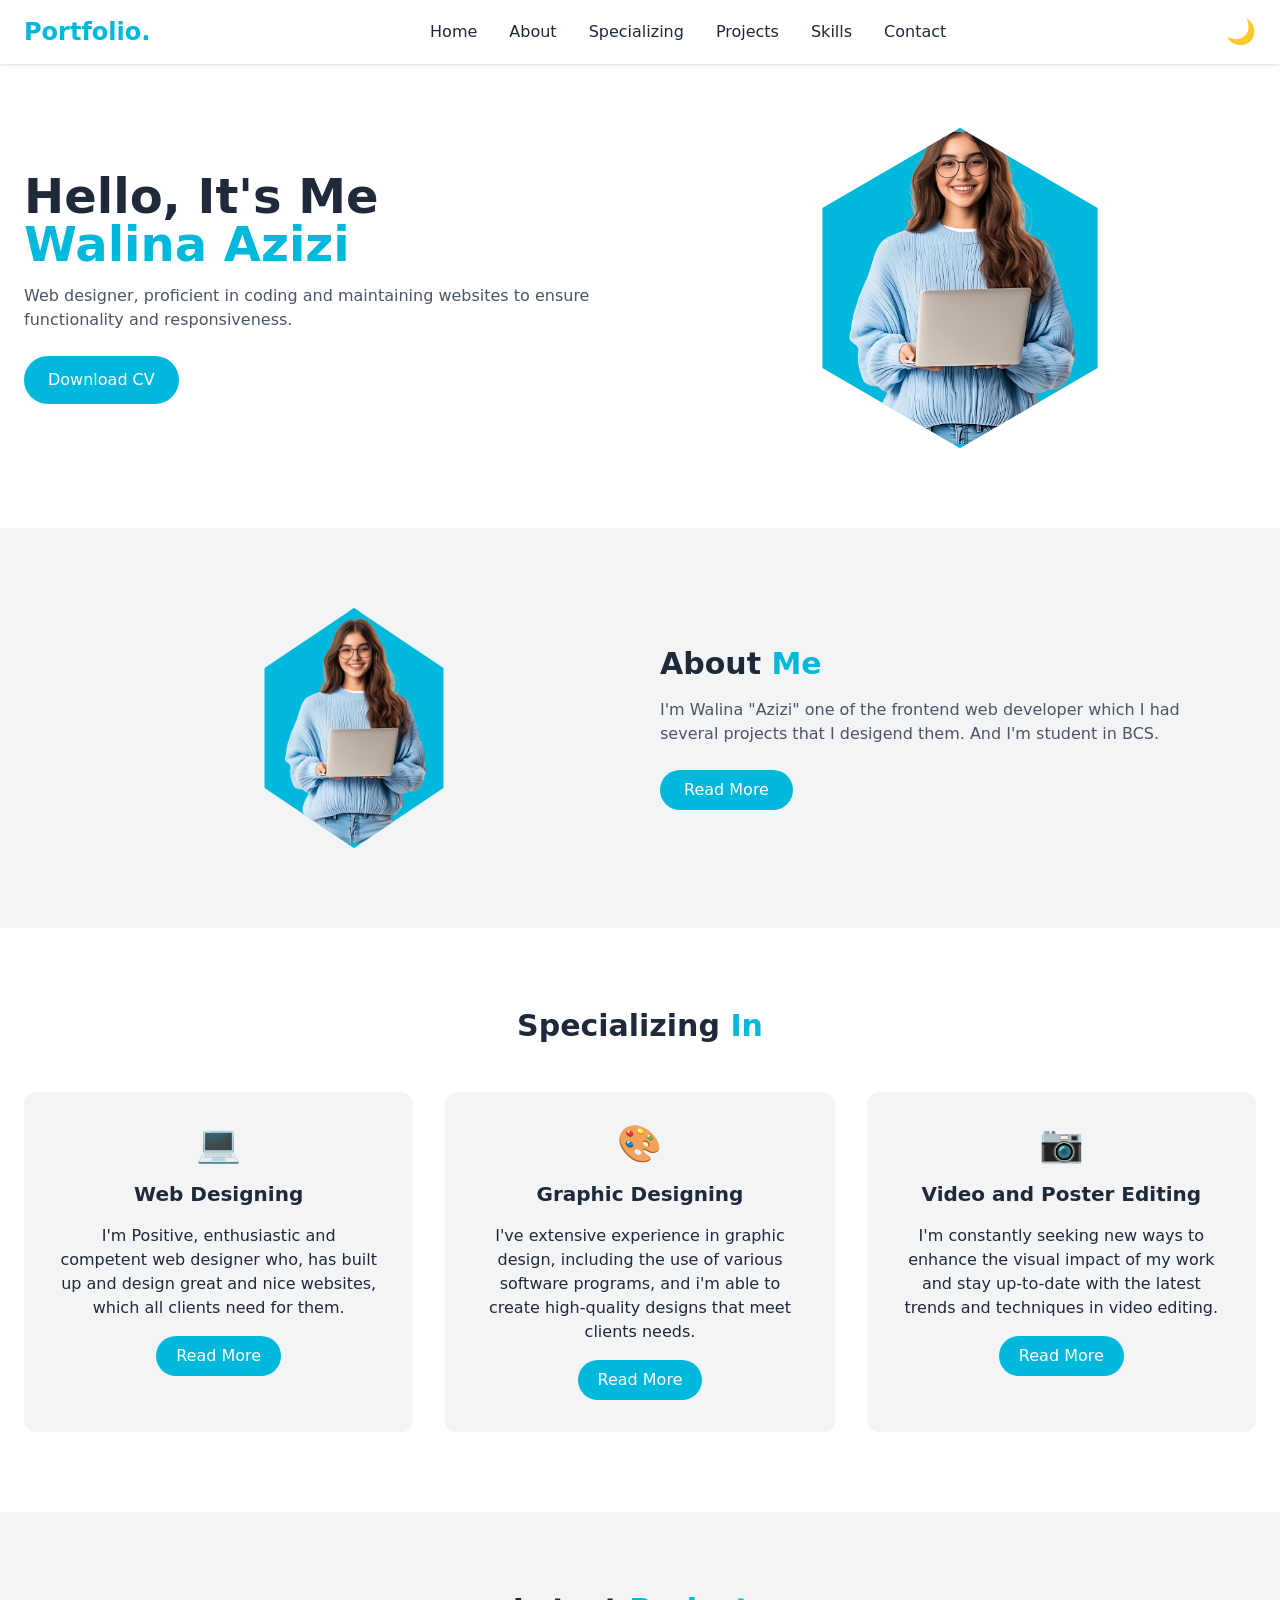
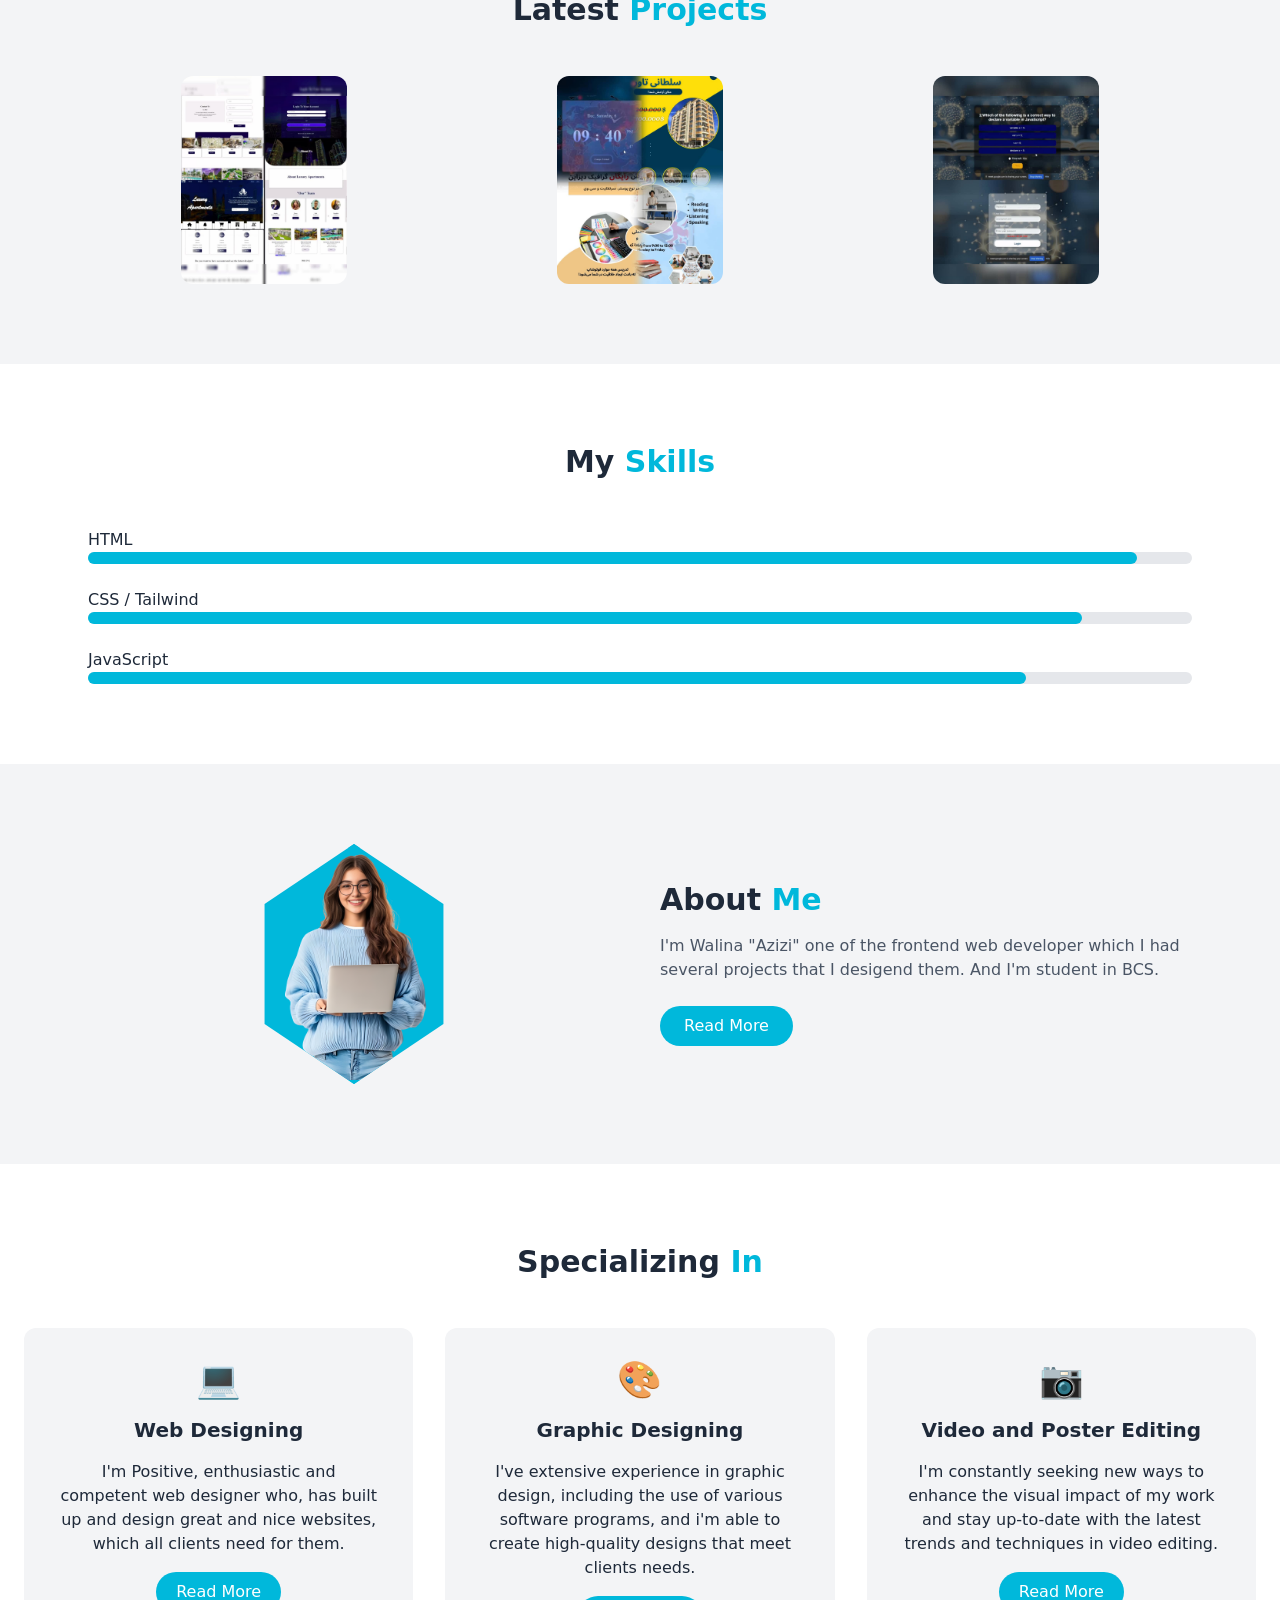
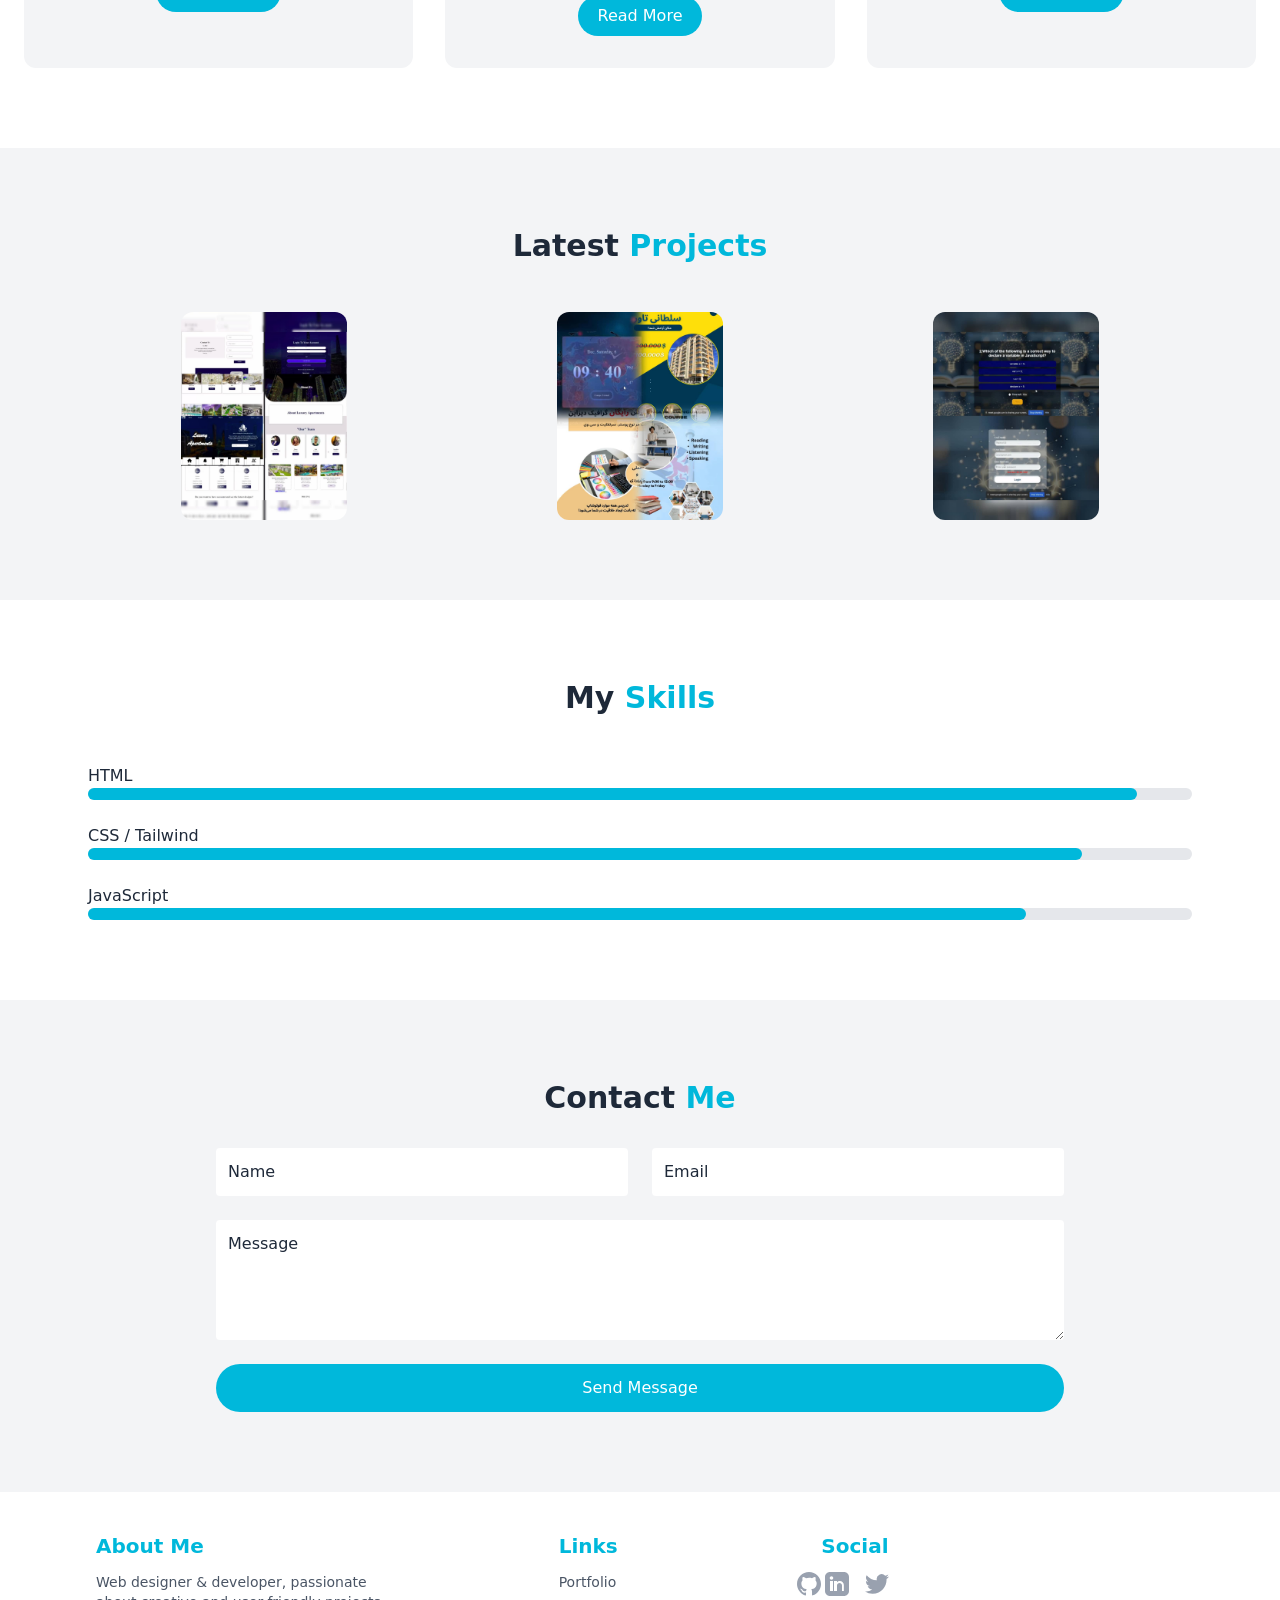
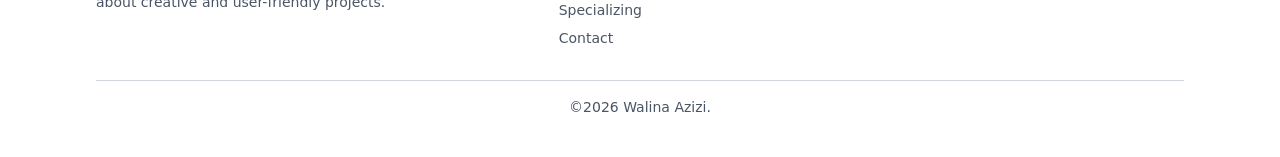
<file: index.html>
<!DOCTYPE html>
<html lang="en">
<head>
<meta charset="UTF-8">
<meta name="viewport" content="width=device-width, initial-scale=1.0">
<title>Walina Azizi Portfolio</title>
<link rel="stylesheet" href="output.css" />
<script>
tailwind.config = { darkMode: 'class' }
</script>

<style>
html { scroll-behavior: smooth; }
/* Hexagon shape using clip-path */

/* Hexagon with sharp top and bottom points */
.hexagon {
  clip-path: polygon(
    50% 0%,    /* top point */
    93% 25%,   /* top-right */
    93% 75%,   /* bottom-right */
    50% 100%,  /* bottom point */
    7% 75%,    /* bottom-left */
    7% 25%     /* top-left */
  );
}

/* Glowing cyan shadow */
.shadow-glow {
  box-shadow: 0 0 20px rgba(14, 165, 233, 0.7), 0 0 40px rgba(14, 165, 233, 0.5);
}

</style>

</head>

<body class="bg-white dark:bg-[#0f172a] text-gray-800 dark:text-white transition duration-500">

<!-- NAVBAR -->
<nav class="fixed w-full bg-white/80 dark:bg-[#0f172a]/90 backdrop-blur z-50 shadow">
<div class="max-w-7xl mx-auto px-6 py-4 flex justify-between items-center">

<h1 class="text-2xl font-bold text-cyan-500">Portfolio.</h1>

<ul class="hidden md:flex gap-8 font-medium">
<li><a href="#home" class="hover:text-cyan-500">Home</a></li>
<li><a href="#about" class="hover:text-cyan-500">About</a></li>
<li><a href="#specializing" class="hover:text-cyan-500">Specializing</a></li>
<li><a href="#projects" class="hover:text-cyan-500">Projects</a></li>
<li><a href="#skills" class="hover:text-cyan-500">Skills</a></li>
<li><a href="#contact" class="hover:text-cyan-500">Contact</a></li>
</ul>

<div class="flex items-center gap-4">
<button onclick="toggleTheme()" id="themeBtn" class="text-2xl">
🌙
</button>

<button onclick="toggleMenu()" class="md:hidden text-2xl">☰</button>
</div>

</div>

<!-- Mobile Menu -->
<div id="mobileMenu" class="hidden md:hidden bg-white dark:bg-[#0f172a] px-6 pb-4">
<a href="#home" class="block py-2">Home</a>
<a href="#about" class="block py-2">About</a>
<a href="#specializing" class="block py-2">Specializing</a>
<a href="#projects" class="block py-2">Projects</a>
<a href="#skills" class="block py-2">Skills</a>
<a href="#contact" class="block py-2">Contact</a>
</div>
</nav>


<!-- HOME -->
<section id="home" class="pt-32 pb-20 max-w-7xl mx-auto px-6 grid md:grid-cols-2 items-center gap-12">

<div class="text-center md:text-left">
<h2 class="text-4xl md:text-5xl font-bold mb-4">
Hello, It's Me <br>
<span class="text-cyan-500">Walina Azizi</span>
</h2>

<p class="mb-6 text-gray-600 dark:text-gray-300">
Web designer, proficient in coding and maintaining websites to ensure functionality and responsiveness.
</p>

<button class="bg-cyan-500 text-white px-6 py-3 rounded-full hover:scale-105 transition">
Download CV
</button>
</div>

<div class="flex justify-center">
<div class="hexagon w-60 h-60 md:w-80 md:h-80 border-4 border-cyan-500 shadow-glow bg-cyan-500 overflow-hidden flex items-center justify-center">
<img src="img9.png" class="w-40 md:w-64 object-cover">
</div>
</div>

</section>
<!-- ABOUT -->
<section id="about" class="bg-gray-100 dark:bg-[#1e293b] py-20">
<div class="max-w-6xl mx-auto px-6 grid md:grid-cols-2 gap-10 items-center">

<div class="flex justify-center">
<div class="hexagon w-52 h-60 border-4 border-cyan-500 bg-cyan-500 overflow-hidden flex items-center justify-center">
<img src="img9.png" class="w-40 object-cover">
</div>
</div>

<div class="text-center md:text-left">
<h3 class="text-3xl font-bold mb-4">
About <span class="text-cyan-500">Me</span>
</h3>
<p class="mb-6 text-gray-600 dark:text-gray-300">
I'm Walina "Azizi" one of the frontend web developer which I had several projects that I desigend them. And I'm student in BCS.
</p>
<button class="bg-cyan-500 text-white px-6 py-2 rounded-full">
Read More
</button>
</div>

</div>
</section>

<!--  Specializing -->
<section id="specializing" class="py-20 max-w-7xl mx-auto px-6">
<h3 class="text-3xl font-bold text-center mb-12">
  Specializing <span class="text-cyan-500">In</span>
</h3>

<div class="grid md:grid-cols-3 gap-8">

<div class="p-8 bg-gray-100 dark:bg-[#1e293b] rounded-xl text-center hover:scale-105 transition">
<div class="text-4xl text-cyan-500 mb-4">💻</div>
<h4 class="font-bold text-xl mb-4">Web Designing</h4>
<p class="mb-4"> I'm Positive, enthusiastic and
  competent web designer who,
  has built up and design great and
  nice websites, which all clients
  need for them.</p>
<button class="bg-cyan-500 text-white px-5 py-2 rounded-full">Read More</button>
</div>

<div class="p-8 bg-gray-100 dark:bg-[#1e293b] rounded-xl text-center hover:scale-105 transition">
<div class="text-4xl text-cyan-500 mb-4">🎨</div>
<h4 class="font-bold text-xl mb-4">Graphic Designing</h4>
<p class="mb-4">I've extensive experience in graphic design, including the use of various
  software programs, and i'm able
  to create high-quality designs
  that meet clients needs.</p>
<button class="bg-cyan-500 text-white px-5 py-2 rounded-full">Read More</button>
</div>

<div class="p-8 bg-gray-100 dark:bg-[#1e293b] rounded-xl text-center hover:scale-105 transition">
<div class="text-4xl text-cyan-500 mb-4">📷</div>
<h4 class="font-bold text-xl mb-4">Video and Poster Editing</h4>
<p class="mb-4">I'm constantly seeking new ways to
  enhance the visual impact
  of my work and stay up-to-date
  with the latest trends and
  techniques in video editing.</p>
<button class="bg-cyan-500 text-white px-5 py-2 rounded-full">Read More</button>
</div>

</div>
</section>


<!-- PROJECTS  -->
<section id="projects" class="py-20 bg-gray-100 dark:bg-[#1e293b]">
<div class="max-w-6xl mx-auto px-6">

<h3 class="text-3xl font-bold text-center mb-12">
Latest <span class="text-cyan-500">Projects</span>
</h3>

<div class="grid sm:grid-cols-2 md:grid-cols-3 gap-6">

<div class="rounded-xl overflow-hidden group relative max-w-xs mx-auto">
<img src="project5.jpeg" class="w-full h-52 object-cover">
<div class="absolute inset-0 bg-cyan-500/80 flex items-center justify-center opacity-0 group-hover:opacity-100 transition">
<button class="bg-white text-black px-4 py-2 rounded-full text-sm">
View
</button>
</div>
</div>

<div class="rounded-xl overflow-hidden group relative max-w-xs mx-auto">
<img src="project2.jpeg" class="w-full h-52 object-cover">
<div class="absolute inset-0 bg-cyan-500/80 flex items-center justify-center opacity-0 group-hover:opacity-100 transition">
<button class="bg-white text-black px-4 py-2 rounded-full text-sm">
View
</button>
</div>
</div>

<div class="rounded-xl overflow-hidden group relative max-w-xs mx-auto">
<img src="project4.jpeg" class="w-full h-52 object-cover">
<div class="absolute inset-0 bg-cyan-500/80 flex items-center justify-center opacity-0 group-hover:opacity-100 transition">
<button class="bg-white text-black px-4 py-2 rounded-full text-sm">
View
</button>
</div>
</div>

</div>
</div>
</section>

<!-- SKILLS  -->
<section id="skills" class="py-20 max-w-6xl mx-auto px-6">
<h3 class="text-3xl font-bold text-center mb-12">
My <span class="text-cyan-500">Skills</span>
</h3>

<div class="space-y-6">
<div>
<p>HTML</p>
<div class="w-full bg-gray-200 dark:bg-gray-700 rounded-full h-3">
<div class="bg-cyan-500 h-3 rounded-full w-[95%]"></div>
</div>
</div>

<div>
<p>CSS / Tailwind</p>
<div class="w-full bg-gray-200 dark:bg-gray-700 rounded-full h-3">
<div class="bg-cyan-500 h-3 rounded-full w-[90%]"></div>
</div>
</div>

<div>
<p>JavaScript</p>
<div class="w-full bg-gray-200 dark:bg-gray-700 rounded-full h-3">
<div class="bg-cyan-500 h-3 rounded-full w-[85%]"></div>
</div>
</div>
</div>
</section>
<!-- ABOUT -->
<section id="about" class="bg-gray-100 dark:bg-[#1e293b] py-20">
<div class="max-w-6xl mx-auto px-6 grid md:grid-cols-2 gap-10 items-center">

<div class="flex justify-center">
<div class="hexagon w-52 h-60 border-4 border-cyan-500 bg-cyan-500 overflow-hidden flex items-center justify-center">
<img src="img9.png" class="w-40 object-cover">
</div>
</div>

<div class="text-center md:text-left">
<h3 class="text-3xl font-bold mb-4">
About <span class="text-cyan-500">Me</span>
</h3>
<p class="mb-6 text-gray-600 dark:text-gray-300">
I'm Walina "Azizi" one of the frontend web developer which I had several projects that I desigend them. And I'm student in BCS.
</p>
<button class="bg-cyan-500 text-white px-6 py-2 rounded-full">
Read More
</button>
</div>

</div>
</section>

<!--  Specializing -->
<section id="specializing" class="py-20 max-w-7xl mx-auto px-6">
<h3 class="text-3xl font-bold text-center mb-12">
  Specializing <span class="text-cyan-500">In</span>
</h3>

<div class="grid md:grid-cols-3 gap-8">

<div class="p-8 bg-gray-100 dark:bg-[#1e293b] rounded-xl text-center hover:scale-105 transition">
<div class="text-4xl text-cyan-500 mb-4">💻</div>
<h4 class="font-bold text-xl mb-4">Web Designing</h4>
<p class="mb-4"> I'm Positive, enthusiastic and
  competent web designer who,
  has built up and design great and
  nice websites, which all clients
  need for them.</p>
<button class="bg-cyan-500 text-white px-5 py-2 rounded-full">Read More</button>
</div>

<div class="p-8 bg-gray-100 dark:bg-[#1e293b] rounded-xl text-center hover:scale-105 transition">
<div class="text-4xl text-cyan-500 mb-4">🎨</div>
<h4 class="font-bold text-xl mb-4">Graphic Designing</h4>
<p class="mb-4">I've extensive experience in graphic design, including the use of various
  software programs, and i'm able
  to create high-quality designs
  that meet clients needs.</p>
<button class="bg-cyan-500 text-white px-5 py-2 rounded-full">Read More</button>
</div>

<div class="p-8 bg-gray-100 dark:bg-[#1e293b] rounded-xl text-center hover:scale-105 transition">
<div class="text-4xl text-cyan-500 mb-4">📷</div>
<h4 class="font-bold text-xl mb-4">Video and Poster Editing</h4>
<p class="mb-4">I'm constantly seeking new ways to
  enhance the visual impact
  of my work and stay up-to-date
  with the latest trends and
  techniques in video editing.</p>
<button class="bg-cyan-500 text-white px-5 py-2 rounded-full">Read More</button>
</div>

</div>
</section>


<!-- PROJECTS  -->
<section id="projects" class="py-20 bg-gray-100 dark:bg-[#1e293b]">
<div class="max-w-6xl mx-auto px-6">

<h3 class="text-3xl font-bold text-center mb-12">
Latest <span class="text-cyan-500">Projects</span>
</h3>

<div class="grid sm:grid-cols-2 md:grid-cols-3 gap-6">

<div class="rounded-xl overflow-hidden group relative max-w-xs mx-auto">
<img src="project5.jpeg" class="w-full h-52 object-cover">
<div class="absolute inset-0 bg-cyan-500/80 flex items-center justify-center opacity-0 group-hover:opacity-100 transition">
<button class="bg-white text-black px-4 py-2 rounded-full text-sm">
View
</button>
</div>
</div>

<div class="rounded-xl overflow-hidden group relative max-w-xs mx-auto">
<img src="project2.jpeg" class="w-full h-52 object-cover">
<div class="absolute inset-0 bg-cyan-500/80 flex items-center justify-center opacity-0 group-hover:opacity-100 transition">
<button class="bg-white text-black px-4 py-2 rounded-full text-sm">
View
</button>
</div>
</div>

<div class="rounded-xl overflow-hidden group relative max-w-xs mx-auto">
<img src="project4.jpeg" class="w-full h-52 object-cover">
<div class="absolute inset-0 bg-cyan-500/80 flex items-center justify-center opacity-0 group-hover:opacity-100 transition">
<button class="bg-white text-black px-4 py-2 rounded-full text-sm">
View
</button>
</div>
</div>

</div>
</div>
</section>

<!-- SKILLS  -->
<section id="skills" class="py-20 max-w-6xl mx-auto px-6">
<h3 class="text-3xl font-bold text-center mb-12">
My <span class="text-cyan-500">Skills</span>
</h3>

<div class="space-y-6">
<div>
<p>HTML</p>
<div class="w-full bg-gray-200 dark:bg-gray-700 rounded-full h-3">
<div class="bg-cyan-500 h-3 rounded-full w-[95%]"></div>
</div>
</div>

<div>
<p>CSS / Tailwind</p>
<div class="w-full bg-gray-200 dark:bg-gray-700 rounded-full h-3">
<div class="bg-cyan-500 h-3 rounded-full w-[90%]"></div>
</div>
</div>

<div>
<p>JavaScript</p>
<div class="w-full bg-gray-200 dark:bg-gray-700 rounded-full h-3">
<div class="bg-cyan-500 h-3 rounded-full w-[85%]"></div>
</div>
</div>
</div>
</section>

<!--  CONTACT -->
<section id="contact" class="py-20 bg-gray-100 dark:bg-[#1e293b]">
<div class="max-w-4xl mx-auto px-6">
<h3 class="text-3xl font-bold text-center mb-8">
Contact <span class="text-cyan-500">Me</span>
</h3>

<form class="grid md:grid-cols-2 gap-6">
<input type="text" placeholder="Name" class="p-3 rounded bg-white dark:bg-[#0f172a]">
<input type="email" placeholder="Email" class="p-3 rounded bg-white dark:bg-[#0f172a]">
<textarea rows="4" placeholder="Message" class="md:col-span-2 p-3 rounded bg-white dark:bg-[#0f172a]"></textarea>
<button class="md:col-span-2 bg-cyan-500 text-white py-3 rounded-full glow">
Send Message
</button>
</form>
</div>
</section>

<footer class="bg-white dark:bg-[#0f172a] text-gray-800 dark:text-gray-300 py-10 transition duration-500">
  <div class="max-w-6xl mx-auto px-4 sm:px-6 lg:px-8">
    
    <div class="flex flex-col md:flex-row justify-between space-y-8 md:space-y-0">
      
      <!-- About -->
      <div class="md:w-1/3">
        <h3 class="text-xl font-semibold text-cyan-500 mb-3">About Me</h3>
        <p class="text-gray-600 dark:text-gray-400 text-sm">
          Web designer & developer, passionate <br> about creative and user-friendly projects.
        </p>
      </div>
      
      <!-- Links -->
      <div class="md:w-1/3 ">
        <h3 class="text-xl font-semibold text-cyan-500 mb-3">Links</h3>
        <ul class="space-y-2 text-sm ">
          <li><a href="#" class="text-gray-600 dark:text-gray-400 hover:text-cyan-500 transition">Portfolio</a></li>
          <li><a href="#specializing" class="text-gray-600 dark:text-gray-400 hover:text-cyan-500 transition">Specializing</a></li>
          <li><a href="#contact" class="text-gray-600 dark:text-gray-400 hover:text-cyan-500 transition">Contact</a></li>
        </ul>
      </div>
      
      <!-- Social -->
      <div class="md:w-1/3 -ml-50">
        <h3 class="text-xl font-semibold text-cyan-500 mb-3">Social</h3>
        <div class="flex -ml-6 space-x-4">
          <a href="#" class="text-gray-400 dark:text-gray-400 hover:text-cyan-500 transition">
            <svg class="w-6 h-6 fill-current" viewBox="0 0 24 24">
              <path d="M12 0C5.372 0 0 5.372 0 12c0 5.302 3.438 9.8 8.205 11.387.6.11.82-.26.82-.577v-2.234c-3.338.726-4.033-1.415-4.033-1.415-.546-1.387-1.333-1.756-1.333-1.756-1.089-.745.082-.729.082-.729 1.205.084 1.838 1.238 1.838 1.238 1.07 1.835 2.807 1.305 3.492.997.108-.775.418-1.305.762-1.605-2.665-.305-5.466-1.332-5.466-5.932 0-1.31.468-2.382 1.236-3.222-.123-.304-.536-1.524.117-3.176 0 0 1.008-.322 3.3 1.23a11.5 11.5 0 013.003-.403c1.02.005 2.047.138 3.003.403 2.292-1.552 3.297-1.23 3.297-1.23.655 1.652.242 2.872.12 3.176.77.84 1.236 1.912 1.236 3.222 0 4.61-2.804 5.624-5.475 5.921.43.37.823 1.096.823 2.207v3.277c0 .32.216.694.825.576C20.565 21.796 24 17.298 24 12c0-6.628-5.372-12-12-12z"/>
            </svg>
          </a>
          <!-- LinkedIn Icon -->
          <a href="#" class="text-gray-400 :text-cyan-500 transition">
            <svg class="w-6 h-6 fill-current -ml-3" viewBox="0 0 24 24">
              <path d="M19 0h-14c-2.761 0-5 2.239-5 5v14c0 2.761 2.239 5 5 5h14c2.761 0 5-2.239 5-5v-14c0-2.761-2.239-5-5-5zm-11 19h-3v-10h3v10zm-1.5-11.268c-.966 0-1.75-.785-1.75-1.75s.784-1.75 1.75-1.75 1.75.785 1.75 1.75-.784 1.75-1.75 1.75zm13.5 11.268h-3v-5.5c0-1.379-1.121-2.5-2.5-2.5s-2.5 1.121-2.5 2.5v5.5h-3v-10h3v1.367c.654-.897 1.724-1.367 2.854-1.367 2.206 0 4 1.794 4 4v6z"/>
            </svg>
          </a>
          <!-- Twitter Icon -->
          <a href="#" class="text-gray-400 hover:text-cyan-500 transition">
            <svg class="w-6 h-6 fill-current" viewBox="0 0 24 24">
              <path d="M24 4.557a9.83 9.83 0 01-2.828.775 4.932 4.932 0 002.165-2.724c-.951.564-2.005.974-3.127 1.195a4.918 4.918 0 00-8.384 4.482A13.945 13.945 0 011.671 3.149a4.918 4.918 0 001.523 6.574 4.902 4.902 0 01-2.229-.616v.061a4.918 4.918 0 003.946 4.827 4.902 4.902 0 01-2.224.085 4.918 4.918 0 004.588 3.417 9.867 9.867 0 01-6.102 2.104c-.395 0-.786-.023-1.17-.068a13.945 13.945 0 007.548 2.212c9.057 0 14.009-7.513 14.009-14.009 0-.213-.005-.425-.014-.636A10.012 10.012 0 0024 4.557z"/>
            </svg>
          </a>
     
        </div>
      </div>

    </div>

    <!-- Bottom -->
    <div class="mt-8 border-t border-gray-300 dark:border-gray-700 pt-4 text-center text-gray-600 dark:text-gray-400 text-sm">
       &copy;2026 Walina Azizi.
    </div>

  </div>
</footer>
<!-- JAVASCRIPT -->
<script>
function toggleMenu(){
document.getElementById('mobileMenu').classList.toggle('hidden')
}

function toggleTheme(){
document.documentElement.classList.toggle('dark')
let btn = document.getElementById('themeBtn')

if(document.documentElement.classList.contains('dark')){
btn.textContent = "☀"
localStorage.setItem('theme','dark')
}else{
btn.textContent = "🌙"
localStorage.setItem('theme','light')
}
}

if(localStorage.getItem('theme')==='dark'){
document.documentElement.classList.add('dark')
document.getElementById('themeBtn').textContent="☀"
}
</script>

     
</body>
</html>
</file>
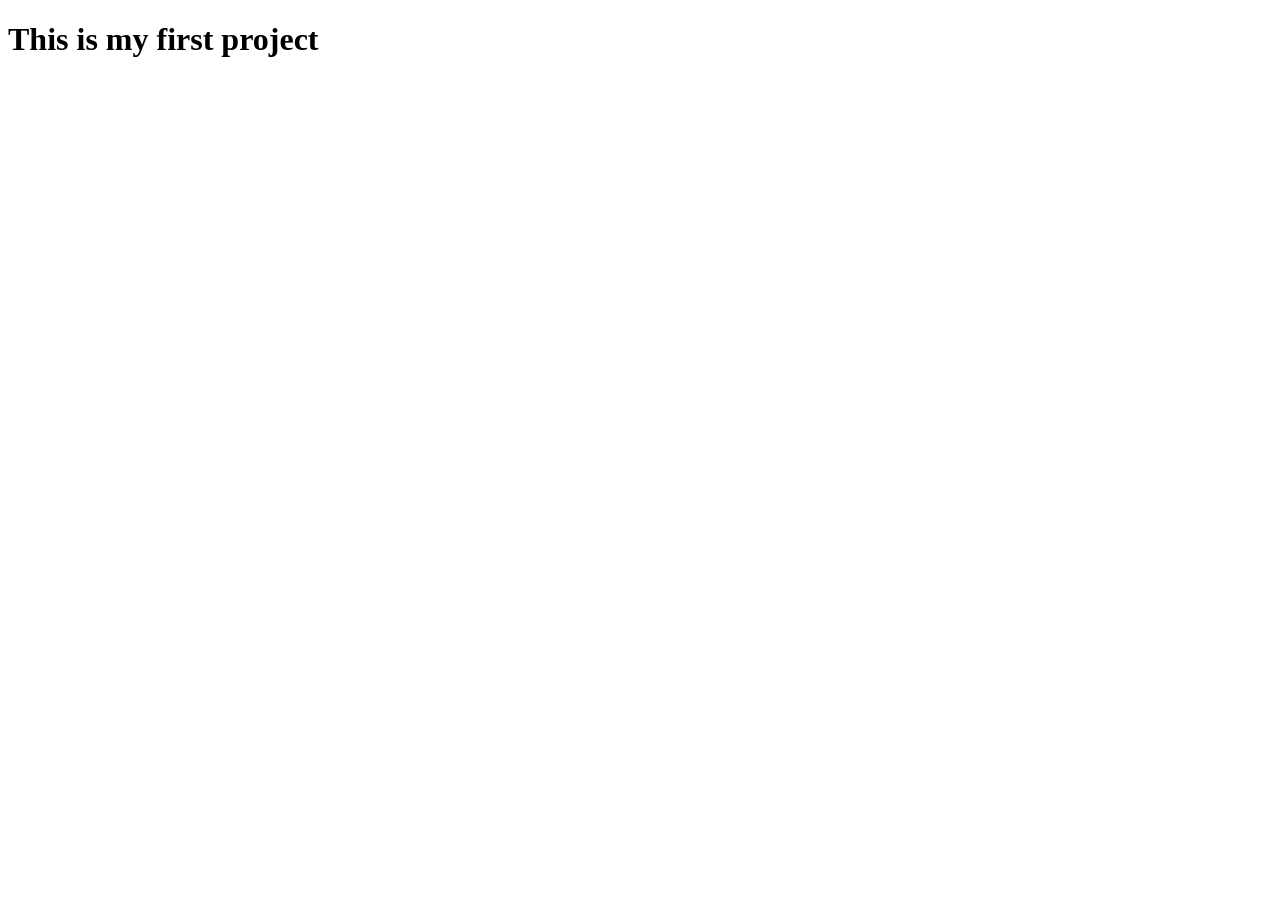
<file: Final Project Walina Azizi Tailwind CSS/src/index.html>
<!DOCTYPE html>
<html lang="en">
<head>
    <meta charset="UTF-8">
    <meta name="viewport" content="width=, initial-scale=1.0">
    <title>Document</title>
</head>
<body>
    <h1>This is my first project</h1>
</body>
</html>
</file>
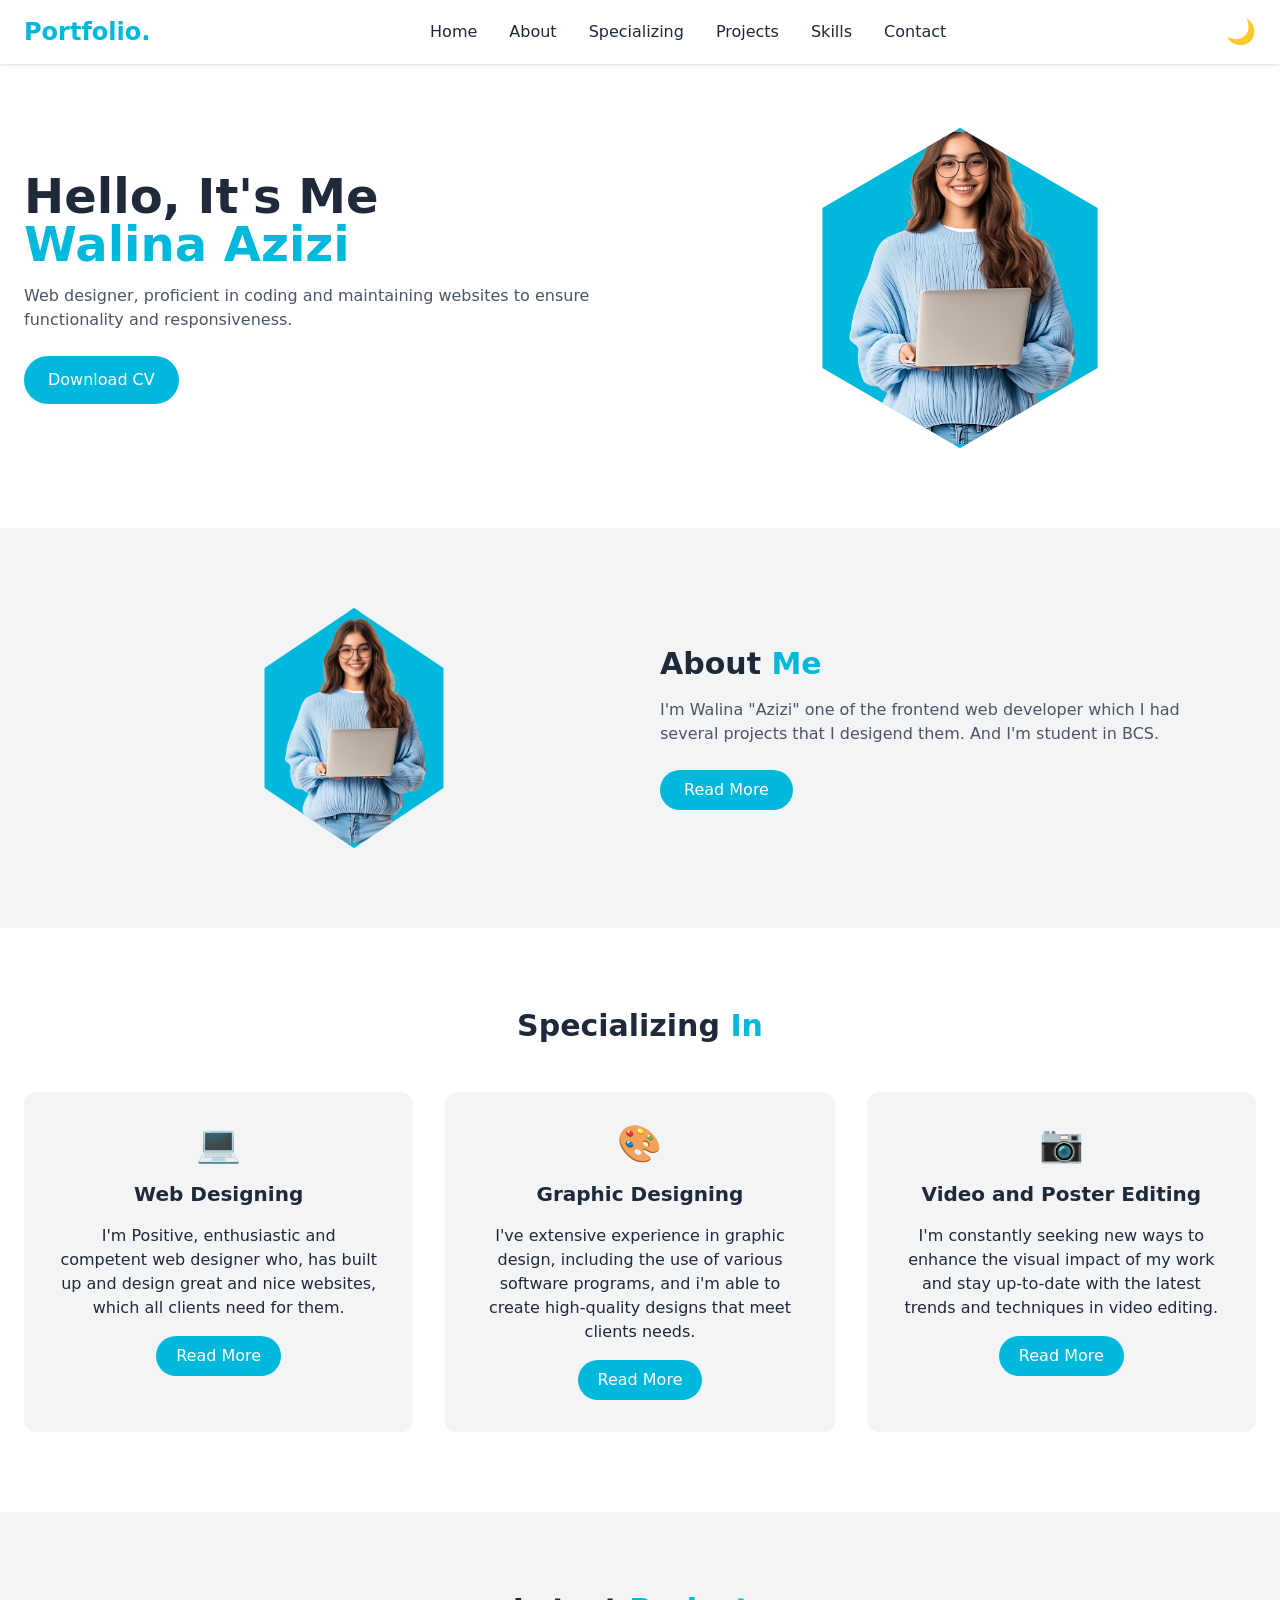
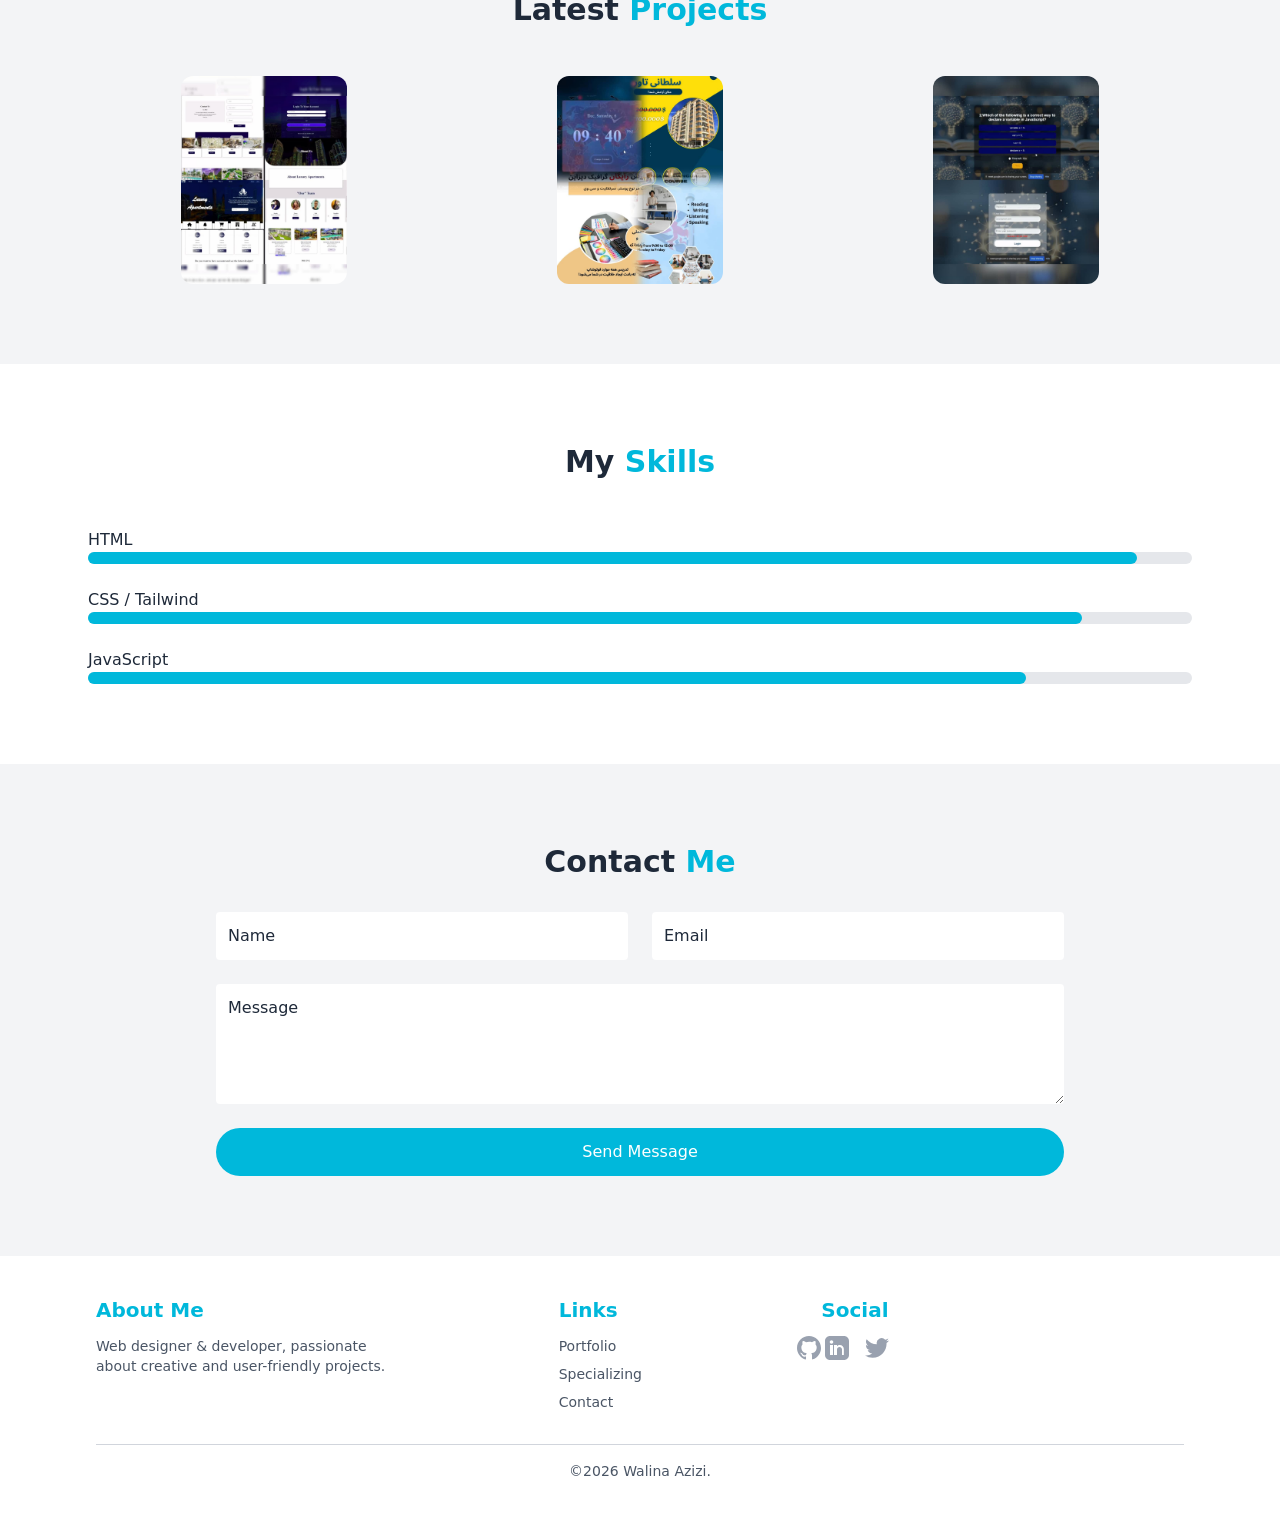
<file: Final Project Of Walina.html>
<!DOCTYPE html>
<html lang="en">
<head>
<meta charset="UTF-8">
<meta name="viewport" content="width=device-width, initial-scale=1.0">
<title>Walina Azizi Portfolio</title>
<link rel="stylesheet" href="output.css" />
<script>
tailwind.config = { darkMode: 'class' }
</script>

<style>
html { scroll-behavior: smooth; }
/* Hexagon shape using clip-path */

/* Hexagon with sharp top and bottom points */
.hexagon {
  clip-path: polygon(
    50% 0%,    /* top point */
    93% 25%,   /* top-right */
    93% 75%,   /* bottom-right */
    50% 100%,  /* bottom point */
    7% 75%,    /* bottom-left */
    7% 25%     /* top-left */
  );
}

/* Glowing cyan shadow */
.shadow-glow {
  box-shadow: 0 0 20px rgba(14, 165, 233, 0.7), 0 0 40px rgba(14, 165, 233, 0.5);
}

</style>

</head>

<body class="bg-white dark:bg-[#0f172a] text-gray-800 dark:text-white transition duration-500">

<!-- NAVBAR -->
<nav class="fixed w-full bg-white/80 dark:bg-[#0f172a]/90 backdrop-blur z-50 shadow">
<div class="max-w-7xl mx-auto px-6 py-4 flex justify-between items-center">

<h1 class="text-2xl font-bold text-cyan-500">Portfolio.</h1>

<ul class="hidden md:flex gap-8 font-medium">
<li><a href="#home" class="hover:text-cyan-500">Home</a></li>
<li><a href="#about" class="hover:text-cyan-500">About</a></li>
<li><a href="#specializing" class="hover:text-cyan-500">Specializing</a></li>
<li><a href="#projects" class="hover:text-cyan-500">Projects</a></li>
<li><a href="#skills" class="hover:text-cyan-500">Skills</a></li>
<li><a href="#contact" class="hover:text-cyan-500">Contact</a></li>
</ul>

<div class="flex items-center gap-4">
<button onclick="toggleTheme()" id="themeBtn" class="text-2xl">
🌙
</button>

<button onclick="toggleMenu()" class="md:hidden text-2xl">☰</button>
</div>

</div>

<!-- Mobile Menu -->
<div id="mobileMenu" class="hidden md:hidden bg-white dark:bg-[#0f172a] px-6 pb-4">
<a href="#home" class="block py-2">Home</a>
<a href="#about" class="block py-2">About</a>
<a href="#specializing" class="block py-2">Specializing</a>
<a href="#projects" class="block py-2">Projects</a>
<a href="#skills" class="block py-2">Skills</a>
<a href="#contact" class="block py-2">Contact</a>
</div>
</nav>


<!-- HOME -->
<section id="home" class="pt-32 pb-20 max-w-7xl mx-auto px-6 grid md:grid-cols-2 items-center gap-12">

<div class="text-center md:text-left">
<h2 class="text-4xl md:text-5xl font-bold mb-4">
Hello, It's Me <br>
<span class="text-cyan-500">Walina Azizi</span>
</h2>

<p class="mb-6 text-gray-600 dark:text-gray-300">
Web designer, proficient in coding and maintaining websites to ensure functionality and responsiveness.
</p>

<button class="bg-cyan-500 text-white px-6 py-3 rounded-full hover:scale-105 transition">
Download CV
</button>
</div>

<div class="flex justify-center">
<div class="hexagon w-60 h-60 md:w-80 md:h-80 border-4 border-cyan-500 shadow-glow bg-cyan-500 overflow-hidden flex items-center justify-center">
<img src="img9.png" class="w-40 md:w-64 object-cover">
</div>
</div>

</section>


<!-- ABOUT -->
<section id="about" class="bg-gray-100 dark:bg-[#1e293b] py-20">
<div class="max-w-6xl mx-auto px-6 grid md:grid-cols-2 gap-10 items-center">

<div class="flex justify-center">
<div class="hexagon w-52 h-60 border-4 border-cyan-500 bg-cyan-500 overflow-hidden flex items-center justify-center">
<img src="img9.png" class="w-40 object-cover">
</div>
</div>

<div class="text-center md:text-left">
<h3 class="text-3xl font-bold mb-4">
About <span class="text-cyan-500">Me</span>
</h3>
<p class="mb-6 text-gray-600 dark:text-gray-300">
I'm Walina "Azizi" one of the frontend web developer which I had several projects that I desigend them. And I'm student in BCS.
</p>
<button class="bg-cyan-500 text-white px-6 py-2 rounded-full">
Read More
</button>
</div>

</div>
</section>

<!--  Specializing -->
<section id="specializing" class="py-20 max-w-7xl mx-auto px-6">
<h3 class="text-3xl font-bold text-center mb-12">
  Specializing <span class="text-cyan-500">In</span>
</h3>

<div class="grid md:grid-cols-3 gap-8">

<div class="p-8 bg-gray-100 dark:bg-[#1e293b] rounded-xl text-center hover:scale-105 transition">
<div class="text-4xl text-cyan-500 mb-4">💻</div>
<h4 class="font-bold text-xl mb-4">Web Designing</h4>
<p class="mb-4"> I'm Positive, enthusiastic and
  competent web designer who,
  has built up and design great and
  nice websites, which all clients
  need for them.</p>
<button class="bg-cyan-500 text-white px-5 py-2 rounded-full">Read More</button>
</div>

<div class="p-8 bg-gray-100 dark:bg-[#1e293b] rounded-xl text-center hover:scale-105 transition">
<div class="text-4xl text-cyan-500 mb-4">🎨</div>
<h4 class="font-bold text-xl mb-4">Graphic Designing</h4>
<p class="mb-4">I've extensive experience in graphic design, including the use of various
  software programs, and i'm able
  to create high-quality designs
  that meet clients needs.</p>
<button class="bg-cyan-500 text-white px-5 py-2 rounded-full">Read More</button>
</div>

<div class="p-8 bg-gray-100 dark:bg-[#1e293b] rounded-xl text-center hover:scale-105 transition">
<div class="text-4xl text-cyan-500 mb-4">📷</div>
<h4 class="font-bold text-xl mb-4">Video and Poster Editing</h4>
<p class="mb-4">I'm constantly seeking new ways to
  enhance the visual impact
  of my work and stay up-to-date
  with the latest trends and
  techniques in video editing.</p>
<button class="bg-cyan-500 text-white px-5 py-2 rounded-full">Read More</button>
</div>

</div>
</section>


<!-- PROJECTS  -->
<section id="projects" class="py-20 bg-gray-100 dark:bg-[#1e293b]">
<div class="max-w-6xl mx-auto px-6">

<h3 class="text-3xl font-bold text-center mb-12">
Latest <span class="text-cyan-500">Projects</span>
</h3>

<div class="grid sm:grid-cols-2 md:grid-cols-3 gap-6">

<div class="rounded-xl overflow-hidden group relative max-w-xs mx-auto">
<img src="project5.jpeg" class="w-full h-52 object-cover">
<div class="absolute inset-0 bg-cyan-500/80 flex items-center justify-center opacity-0 group-hover:opacity-100 transition">
<button class="bg-white text-black px-4 py-2 rounded-full text-sm">
View
</button>
</div>
</div>

<div class="rounded-xl overflow-hidden group relative max-w-xs mx-auto">
<img src="project2.jpeg" class="w-full h-52 object-cover">
<div class="absolute inset-0 bg-cyan-500/80 flex items-center justify-center opacity-0 group-hover:opacity-100 transition">
<button class="bg-white text-black px-4 py-2 rounded-full text-sm">
View
</button>
</div>
</div>

<div class="rounded-xl overflow-hidden group relative max-w-xs mx-auto">
<img src="project4.jpeg" class="w-full h-52 object-cover">
<div class="absolute inset-0 bg-cyan-500/80 flex items-center justify-center opacity-0 group-hover:opacity-100 transition">
<button class="bg-white text-black px-4 py-2 rounded-full text-sm">
View
</button>
</div>
</div>

</div>
</div>
</section>

<!-- SKILLS  -->
<section id="skills" class="py-20 max-w-6xl mx-auto px-6">
<h3 class="text-3xl font-bold text-center mb-12">
My <span class="text-cyan-500">Skills</span>
</h3>

<div class="space-y-6">
<div>
<p>HTML</p>
<div class="w-full bg-gray-200 dark:bg-gray-700 rounded-full h-3">
<div class="bg-cyan-500 h-3 rounded-full w-[95%]"></div>
</div>
</div>

<div>
<p>CSS / Tailwind</p>
<div class="w-full bg-gray-200 dark:bg-gray-700 rounded-full h-3">
<div class="bg-cyan-500 h-3 rounded-full w-[90%]"></div>
</div>
</div>

<div>
<p>JavaScript</p>
<div class="w-full bg-gray-200 dark:bg-gray-700 rounded-full h-3">
<div class="bg-cyan-500 h-3 rounded-full w-[85%]"></div>
</div>
</div>
</div>
</section>
<!--  CONTACT -->
<section id="contact" class="py-20 bg-gray-100 dark:bg-[#1e293b]">
<div class="max-w-4xl mx-auto px-6">
<h3 class="text-3xl font-bold text-center mb-8">
Contact <span class="text-cyan-500">Me</span>
</h3>

<form class="grid md:grid-cols-2 gap-6">
<input type="text" placeholder="Name" class="p-3 rounded bg-white dark:bg-[#0f172a]">
<input type="email" placeholder="Email" class="p-3 rounded bg-white dark:bg-[#0f172a]">
<textarea rows="4" placeholder="Message" class="md:col-span-2 p-3 rounded bg-white dark:bg-[#0f172a]"></textarea>
<button class="md:col-span-2 bg-cyan-500 text-white py-3 rounded-full glow">
Send Message
</button>
</form>
</div>
</section>

<footer class="bg-white dark:bg-[#0f172a] text-gray-800 dark:text-gray-300 py-10 transition duration-500">
  <div class="max-w-6xl mx-auto px-4 sm:px-6 lg:px-8">
    
    <div class="flex flex-col md:flex-row justify-between space-y-8 md:space-y-0">
      
      <!-- About -->
      <div class="md:w-1/3">
        <h3 class="text-xl font-semibold text-cyan-500 mb-3">About Me</h3>
        <p class="text-gray-600 dark:text-gray-400 text-sm">
          Web designer & developer, passionate <br> about creative and user-friendly projects.
        </p>
      </div>
      
      <!-- Links -->
      <div class="md:w-1/3 ">
        <h3 class="text-xl font-semibold text-cyan-500 mb-3">Links</h3>
        <ul class="space-y-2 text-sm ">
          <li><a href="#" class="text-gray-600 dark:text-gray-400 hover:text-cyan-500 transition">Portfolio</a></li>
          <li><a href="#specializing" class="text-gray-600 dark:text-gray-400 hover:text-cyan-500 transition">Specializing</a></li>
          <li><a href="#contact" class="text-gray-600 dark:text-gray-400 hover:text-cyan-500 transition">Contact</a></li>
        </ul>
      </div>
      
      <!-- Social -->
      <div class="md:w-1/3 -ml-50">
        <h3 class="text-xl font-semibold text-cyan-500 mb-3">Social</h3>
        <div class="flex -ml-6 space-x-4">
          <a href="#" class="text-gray-400 dark:text-gray-400 hover:text-cyan-500 transition">
            <svg class="w-6 h-6 fill-current" viewBox="0 0 24 24">
              <path d="M12 0C5.372 0 0 5.372 0 12c0 5.302 3.438 9.8 8.205 11.387.6.11.82-.26.82-.577v-2.234c-3.338.726-4.033-1.415-4.033-1.415-.546-1.387-1.333-1.756-1.333-1.756-1.089-.745.082-.729.082-.729 1.205.084 1.838 1.238 1.838 1.238 1.07 1.835 2.807 1.305 3.492.997.108-.775.418-1.305.762-1.605-2.665-.305-5.466-1.332-5.466-5.932 0-1.31.468-2.382 1.236-3.222-.123-.304-.536-1.524.117-3.176 0 0 1.008-.322 3.3 1.23a11.5 11.5 0 013.003-.403c1.02.005 2.047.138 3.003.403 2.292-1.552 3.297-1.23 3.297-1.23.655 1.652.242 2.872.12 3.176.77.84 1.236 1.912 1.236 3.222 0 4.61-2.804 5.624-5.475 5.921.43.37.823 1.096.823 2.207v3.277c0 .32.216.694.825.576C20.565 21.796 24 17.298 24 12c0-6.628-5.372-12-12-12z"/>
            </svg>
          </a>
          <!-- LinkedIn Icon -->
          <a href="#" class="text-gray-400 :text-cyan-500 transition">
            <svg class="w-6 h-6 fill-current -ml-3" viewBox="0 0 24 24">
              <path d="M19 0h-14c-2.761 0-5 2.239-5 5v14c0 2.761 2.239 5 5 5h14c2.761 0 5-2.239 5-5v-14c0-2.761-2.239-5-5-5zm-11 19h-3v-10h3v10zm-1.5-11.268c-.966 0-1.75-.785-1.75-1.75s.784-1.75 1.75-1.75 1.75.785 1.75 1.75-.784 1.75-1.75 1.75zm13.5 11.268h-3v-5.5c0-1.379-1.121-2.5-2.5-2.5s-2.5 1.121-2.5 2.5v5.5h-3v-10h3v1.367c.654-.897 1.724-1.367 2.854-1.367 2.206 0 4 1.794 4 4v6z"/>
            </svg>
          </a>
          <!-- Twitter Icon -->
          <a href="#" class="text-gray-400 hover:text-cyan-500 transition">
            <svg class="w-6 h-6 fill-current" viewBox="0 0 24 24">
              <path d="M24 4.557a9.83 9.83 0 01-2.828.775 4.932 4.932 0 002.165-2.724c-.951.564-2.005.974-3.127 1.195a4.918 4.918 0 00-8.384 4.482A13.945 13.945 0 011.671 3.149a4.918 4.918 0 001.523 6.574 4.902 4.902 0 01-2.229-.616v.061a4.918 4.918 0 003.946 4.827 4.902 4.902 0 01-2.224.085 4.918 4.918 0 004.588 3.417 9.867 9.867 0 01-6.102 2.104c-.395 0-.786-.023-1.17-.068a13.945 13.945 0 007.548 2.212c9.057 0 14.009-7.513 14.009-14.009 0-.213-.005-.425-.014-.636A10.012 10.012 0 0024 4.557z"/>
            </svg>
          </a>
     
        </div>
      </div>

    </div>

    <!-- Bottom -->
    <div class="mt-8 border-t border-gray-300 dark:border-gray-700 pt-4 text-center text-gray-600 dark:text-gray-400 text-sm">
       &copy;2026 Walina Azizi.
    </div>

  </div>
</footer>
       
     
          


<!-- JAVASCRIPT -->
<script>
function toggleMenu(){
document.getElementById('mobileMenu').classList.toggle('hidden')
}

function toggleTheme(){
document.documentElement.classList.toggle('dark')
let btn = document.getElementById('themeBtn')

if(document.documentElement.classList.contains('dark')){
btn.textContent = "☀"
localStorage.setItem('theme','dark')
}else{
btn.textContent = "🌙"
localStorage.setItem('theme','light')
}
}

if(localStorage.getItem('theme')==='dark'){
document.documentElement.classList.add('dark')
document.getElementById('themeBtn').textContent="☀"
}
</script>

</body>
</html>
</file>
